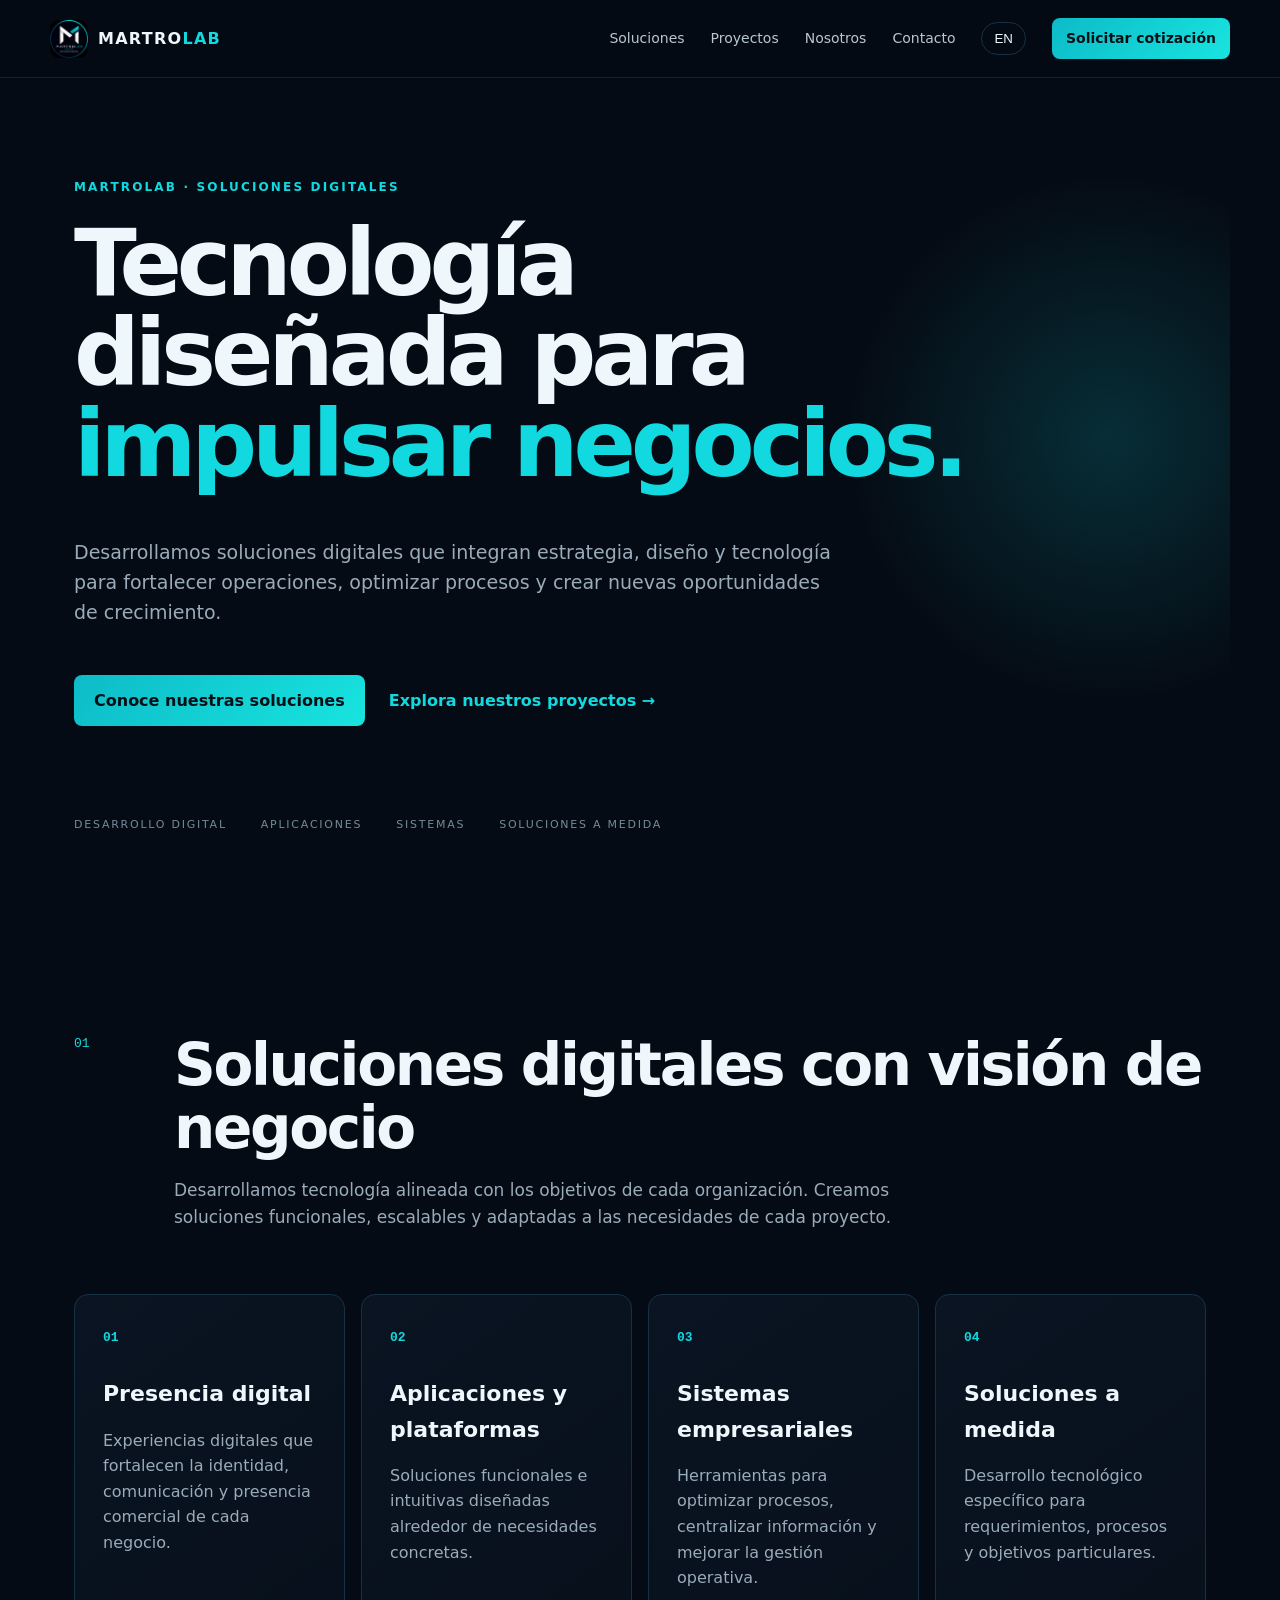
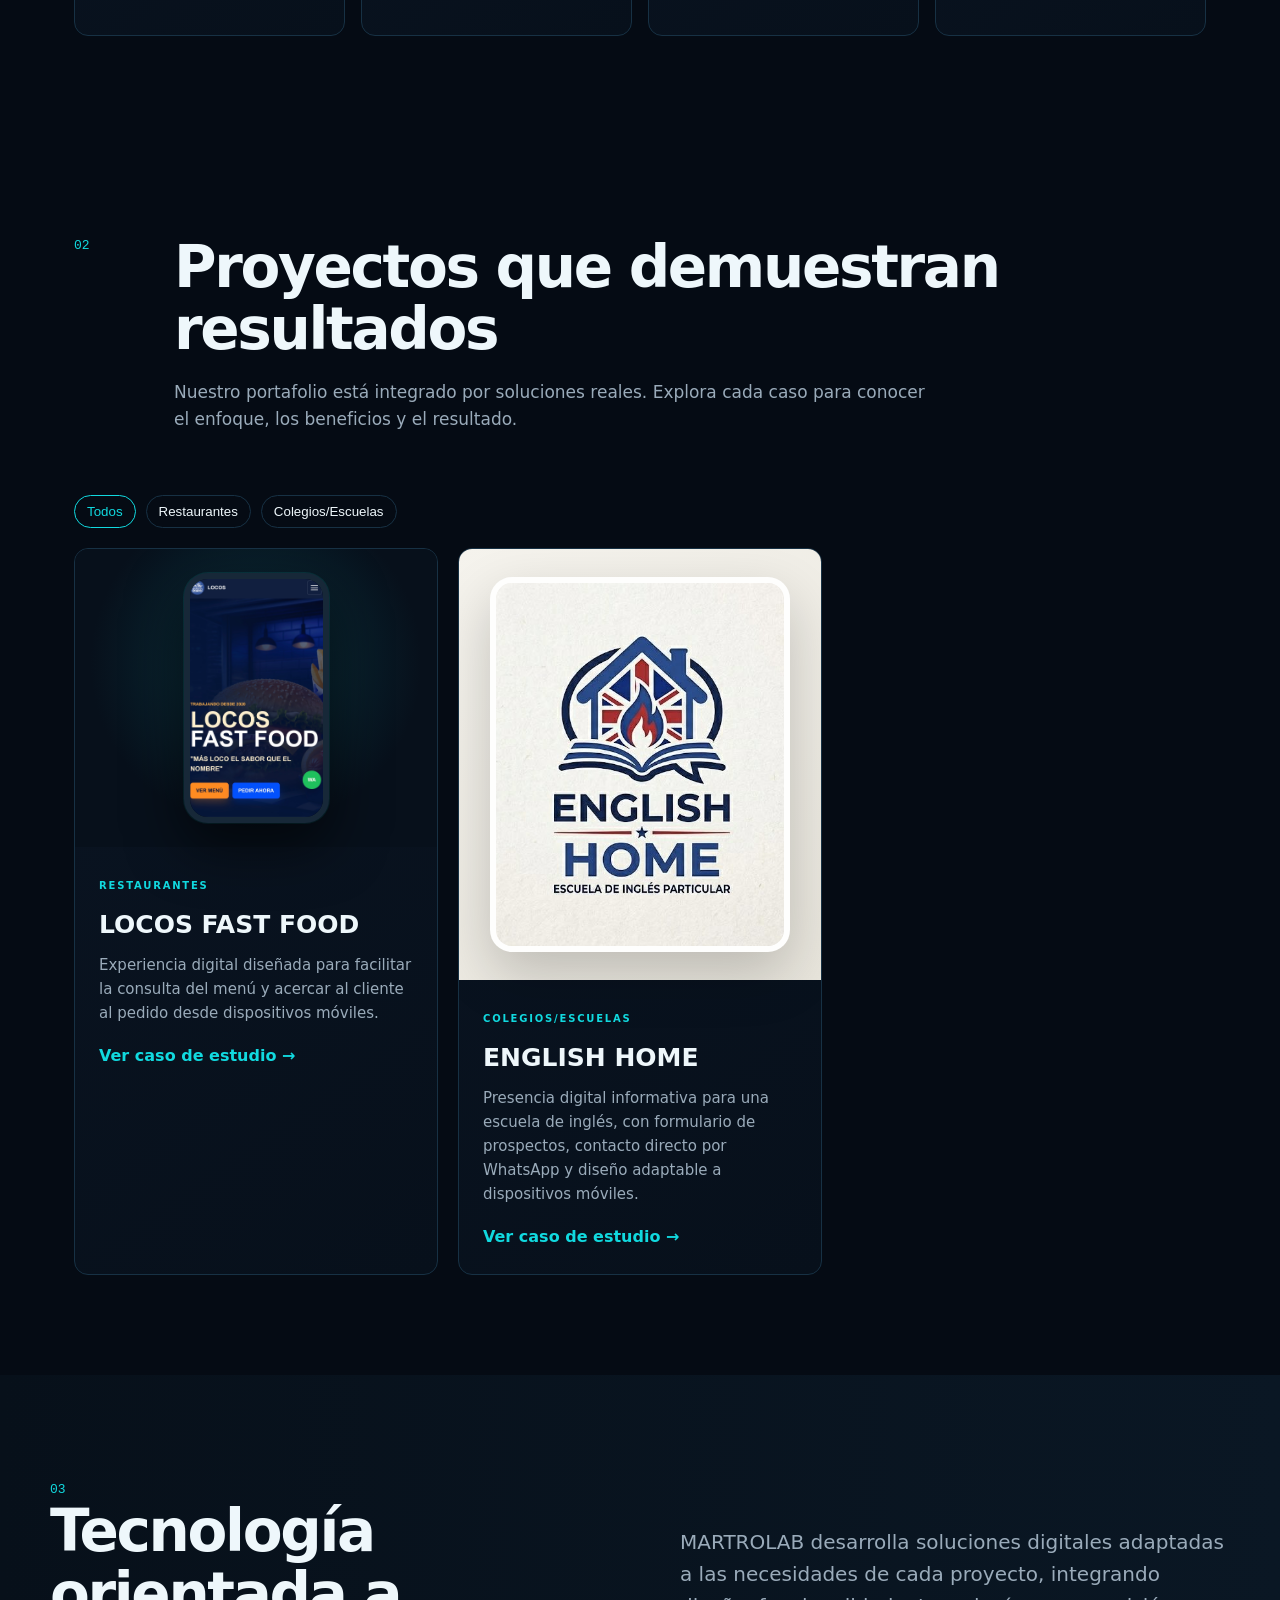
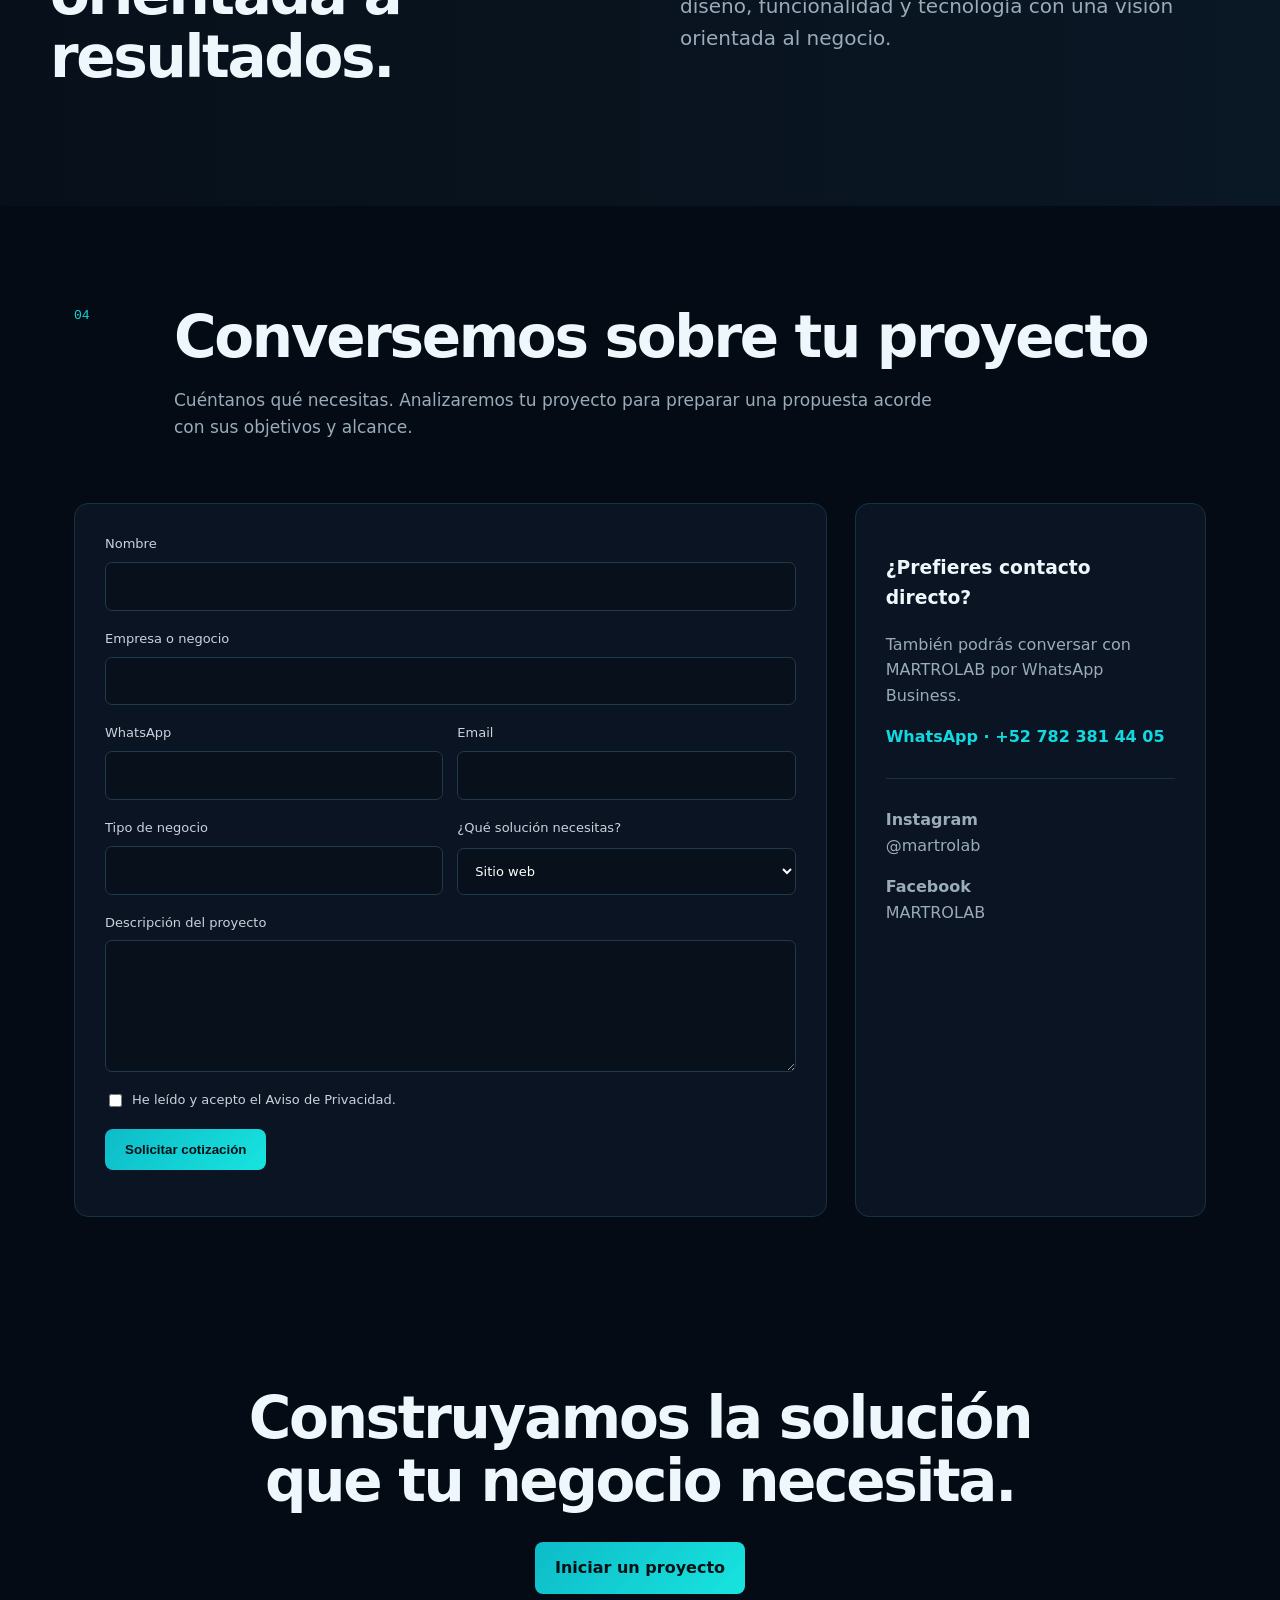
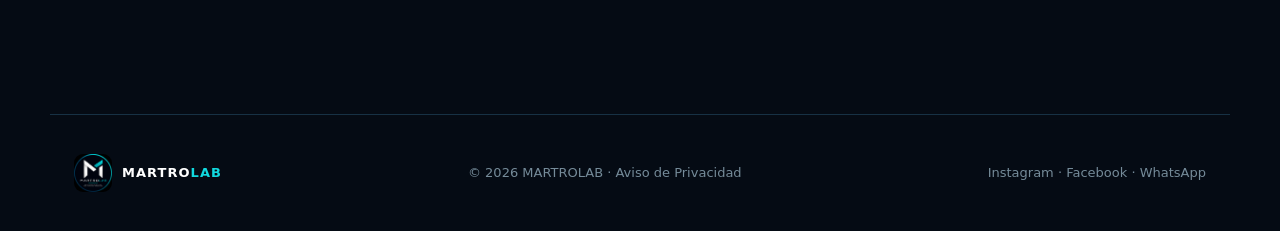
<file: index.html>
<!doctype html><html lang="es"><head><meta charset="utf-8"><meta name="viewport" content="width=device-width,initial-scale=1"><meta name="theme-color" content="#07111f"><meta name="description" content="MARTROLAB desarrolla soluciones digitales con visión de negocio: presencia digital, aplicaciones, sistemas y desarrollo a medida."><meta property="og:title" content="MARTROLAB | Soluciones Digitales"><meta property="og:description" content="Tecnología diseñada para impulsar negocios."><meta property="og:image" content="assets/martrolab-brand.png"><title>MARTROLAB | Soluciones Digitales</title><link rel="icon" href="assets/martrolab-icon.png"><link rel="stylesheet" href="styles.css"></head><body>
<header><a class="brand" href="#inicio"><img src="assets/martrolab-icon.png" alt="MARTROLAB"><span>MARTRO<b>LAB</b></span></a><button class="menu" aria-label="Menú">☰</button><nav><a href="#soluciones" data-i18n="navSolutions">Soluciones</a><a href="#proyectos" data-i18n="navProjects">Proyectos</a><a href="#nosotros" data-i18n="navAbout">Nosotros</a><a href="#contacto" data-i18n="navContact">Contacto</a><button id="lang">EN</button><a class="btn small" href="#cotizar" data-i18n="quote">Solicitar cotización</a></nav></header>
<main><section id="inicio" class="hero"><div class="glow"></div><div class="eyebrow" data-i18n="eyebrow">MARTROLAB · SOLUCIONES DIGITALES</div><h1 data-i18n="heroTitle">Tecnología diseñada para <em>impulsar negocios.</em></h1><p data-i18n="heroText">Desarrollamos soluciones digitales que integran estrategia, diseño y tecnología para fortalecer operaciones, optimizar procesos y crear nuevas oportunidades de crecimiento.</p><div class="actions"><a class="btn" href="#soluciones" data-i18n="discover">Conoce nuestras soluciones</a><a class="ghost" href="#proyectos" data-i18n="explore">Explora nuestros proyectos →</a></div><div class="capabilities"><span data-i18n="cap1">DESARROLLO DIGITAL</span><span data-i18n="cap2">APLICACIONES</span><span data-i18n="cap3">SISTEMAS</span><span data-i18n="cap4">SOLUCIONES A MEDIDA</span></div></section>
<section id="soluciones"><div class="section-head"><span>01</span><div><h2 data-i18n="solutionsTitle">Soluciones digitales con visión de negocio</h2><p data-i18n="solutionsIntro">Desarrollamos tecnología alineada con los objetivos de cada organización. Creamos soluciones funcionales, escalables y adaptadas a las necesidades de cada proyecto.</p></div></div><div class="grid four"><article><b>01</b><h3 data-i18n="s1">Presencia digital</h3><p data-i18n="s1p">Experiencias digitales que fortalecen la identidad, comunicación y presencia comercial de cada negocio.</p></article><article><b>02</b><h3 data-i18n="s2">Aplicaciones y plataformas</h3><p data-i18n="s2p">Soluciones funcionales e intuitivas diseñadas alrededor de necesidades concretas.</p></article><article><b>03</b><h3 data-i18n="s3">Sistemas empresariales</h3><p data-i18n="s3p">Herramientas para optimizar procesos, centralizar información y mejorar la gestión operativa.</p></article><article><b>04</b><h3 data-i18n="s4">Soluciones a medida</h3><p data-i18n="s4p">Desarrollo tecnológico específico para requerimientos, procesos y objetivos particulares.</p></article></div></section>
<section id="proyectos"><div class="section-head"><span>02</span><div><h2 data-i18n="projectsTitle">Proyectos que demuestran resultados</h2><p data-i18n="projectsIntro">Nuestro portafolio está integrado por soluciones reales. Explora cada caso para conocer el enfoque, los beneficios y el resultado.</p></div></div><div class="filters" aria-label="Filtrar proyectos">
<button class="active" data-filter="all" data-i18n="filterAll">Todos</button>
<button data-filter="restaurants" data-i18n="filterRestaurants">Restaurantes</button>
<button data-filter="schools" data-i18n="filterSchools">Colegios/Escuelas</button>
</div><div class="project-grid"><article class="project-card" data-category="restaurants"><a class="project-thumb" href="case-locos.html" aria-label="LOCOS FAST FOOD"><div class="phone mini project-screenshot"><img src="assets/locos-fast-food-preview.jpg" alt="Vista móvil del sitio web de LOCOS FAST FOOD"></div></a><div class="project-card-copy"><span class="tag" data-i18n="locosTag">RESTAURANTES</span><h3>LOCOS FAST FOOD</h3><p data-i18n="locosShort">Experiencia digital diseñada para facilitar la consulta del menú y acercar al cliente al pedido desde dispositivos móviles.</p><a class="ghost" href="case-locos.html" data-i18n="caseArrow">Ver caso de estudio →</a></div></article><article class="project-card" data-category="schools">
<a class="project-thumb english-home-thumb" href="case-english-home.html" aria-label="ENGLISH HOME">
  <div class="english-home-logo-card">
    <img src="assets/english-home-logo.jpg" alt="Logotipo de English Home">
  </div>
</a>
<div class="project-card-copy">
  <span class="tag">COLEGIOS/ESCUELAS</span>
  <h3>ENGLISH HOME</h3>
  <p>Presencia digital informativa para una escuela de inglés, con formulario de prospectos, contacto directo por WhatsApp y diseño adaptable a dispositivos móviles.</p>
  <a class="ghost" href="case-english-home.html">Ver caso de estudio →</a>
</div>
</article></div></section>
<section id="nosotros" class="about"><div><span>03</span><h2 data-i18n="aboutTitle">Tecnología orientada a resultados.</h2></div><p data-i18n="aboutText">MARTROLAB desarrolla soluciones digitales adaptadas a las necesidades de cada proyecto, integrando diseño, funcionalidad y tecnología con una visión orientada al negocio.</p></section>
<section id="cotizar"><div class="section-head"><span>04</span><div><h2 data-i18n="quoteTitle">Conversemos sobre tu proyecto</h2><p data-i18n="quoteIntro">Cuéntanos qué necesitas. Analizaremos tu proyecto para preparar una propuesta acorde con sus objetivos y alcance.</p></div></div><div class="contact-grid"><form id="quoteForm"><label><span data-i18n="name">Nombre</span><input name="name" required></label><label><span data-i18n="business">Empresa o negocio</span><input name="business"></label><div class="two"><label>WhatsApp<input name="whatsapp" required></label><label>Email<input type="email" name="email" required></label></div><div class="two"><label><span data-i18n="sector">Tipo de negocio</span><input name="sector"></label><label><span data-i18n="need">¿Qué solución necesitas?</span><select name="solution"><option data-i18n="optWeb">Sitio web</option><option data-i18n="optApp">Aplicación</option><option data-i18n="optSystem">Sistema para mi negocio</option><option data-i18n="optCustom">Solución personalizada</option><option data-i18n="optUnsure">No estoy seguro</option></select></label></div><label><span data-i18n="description">Descripción del proyecto</span><textarea name="description" rows="5" required></textarea></label><label class="check"><input type="checkbox" required><span data-i18n="privacy">He leído y acepto el Aviso de Privacidad.</span></label><button class="btn" type="submit" data-i18n="send">Solicitar cotización</button><p id="formMsg" class="form-msg"></p></form><aside><h3 data-i18n="direct">¿Prefieres contacto directo?</h3><p data-i18n="directText">También podrás conversar con MARTROLAB por WhatsApp Business.</p><a class="ghost contact-link" href="https://wa.me/527823814405?text=Hola%20MartroLab,%20me%20interesa%20conocer%20sus%20servicios." target="_blank" rel="noopener noreferrer">WhatsApp · +52 782 381 44 05</a><hr><p><b>Instagram</b><br><a class="contact-social" href="https://www.instagram.com/martrolab/" target="_blank" rel="noopener noreferrer">@martrolab</a></p><p><b>Facebook</b><br><a class="contact-social" href="https://www.facebook.com/share/1DWdt7jscD/?mibextid=wwXIfr" target="_blank" rel="noopener noreferrer">MARTROLAB</a></p></aside></div></section>
<section id="contacto" class="cta"><h2 data-i18n="cta">Construyamos la solución que tu negocio necesita.</h2><a class="btn" href="#cotizar" data-i18n="start">Iniciar un proyecto</a></section></main>
<footer><div class="brand"><img src="assets/martrolab-icon.png" alt=""><span>MARTRO<b>LAB</b></span></div><p>© 2026 MARTROLAB · <a href="privacy.html" data-i18n="privacyLink">Aviso de Privacidad</a></p><p><a class="footer-social" href="https://www.instagram.com/martrolab/" target="_blank" rel="noopener noreferrer">Instagram</a> · <a class="footer-social" href="https://www.facebook.com/share/1DWdt7jscD/?mibextid=wwXIfr" target="_blank" rel="noopener noreferrer">Facebook</a> · <a class="footer-social" href="https://wa.me/527823814405?text=Hola%20MartroLab,%20me%20interesa%20conocer%20sus%20servicios." target="_blank" rel="noopener noreferrer">WhatsApp</a></p></footer><script src="script.js"></script></body></html>
</file>
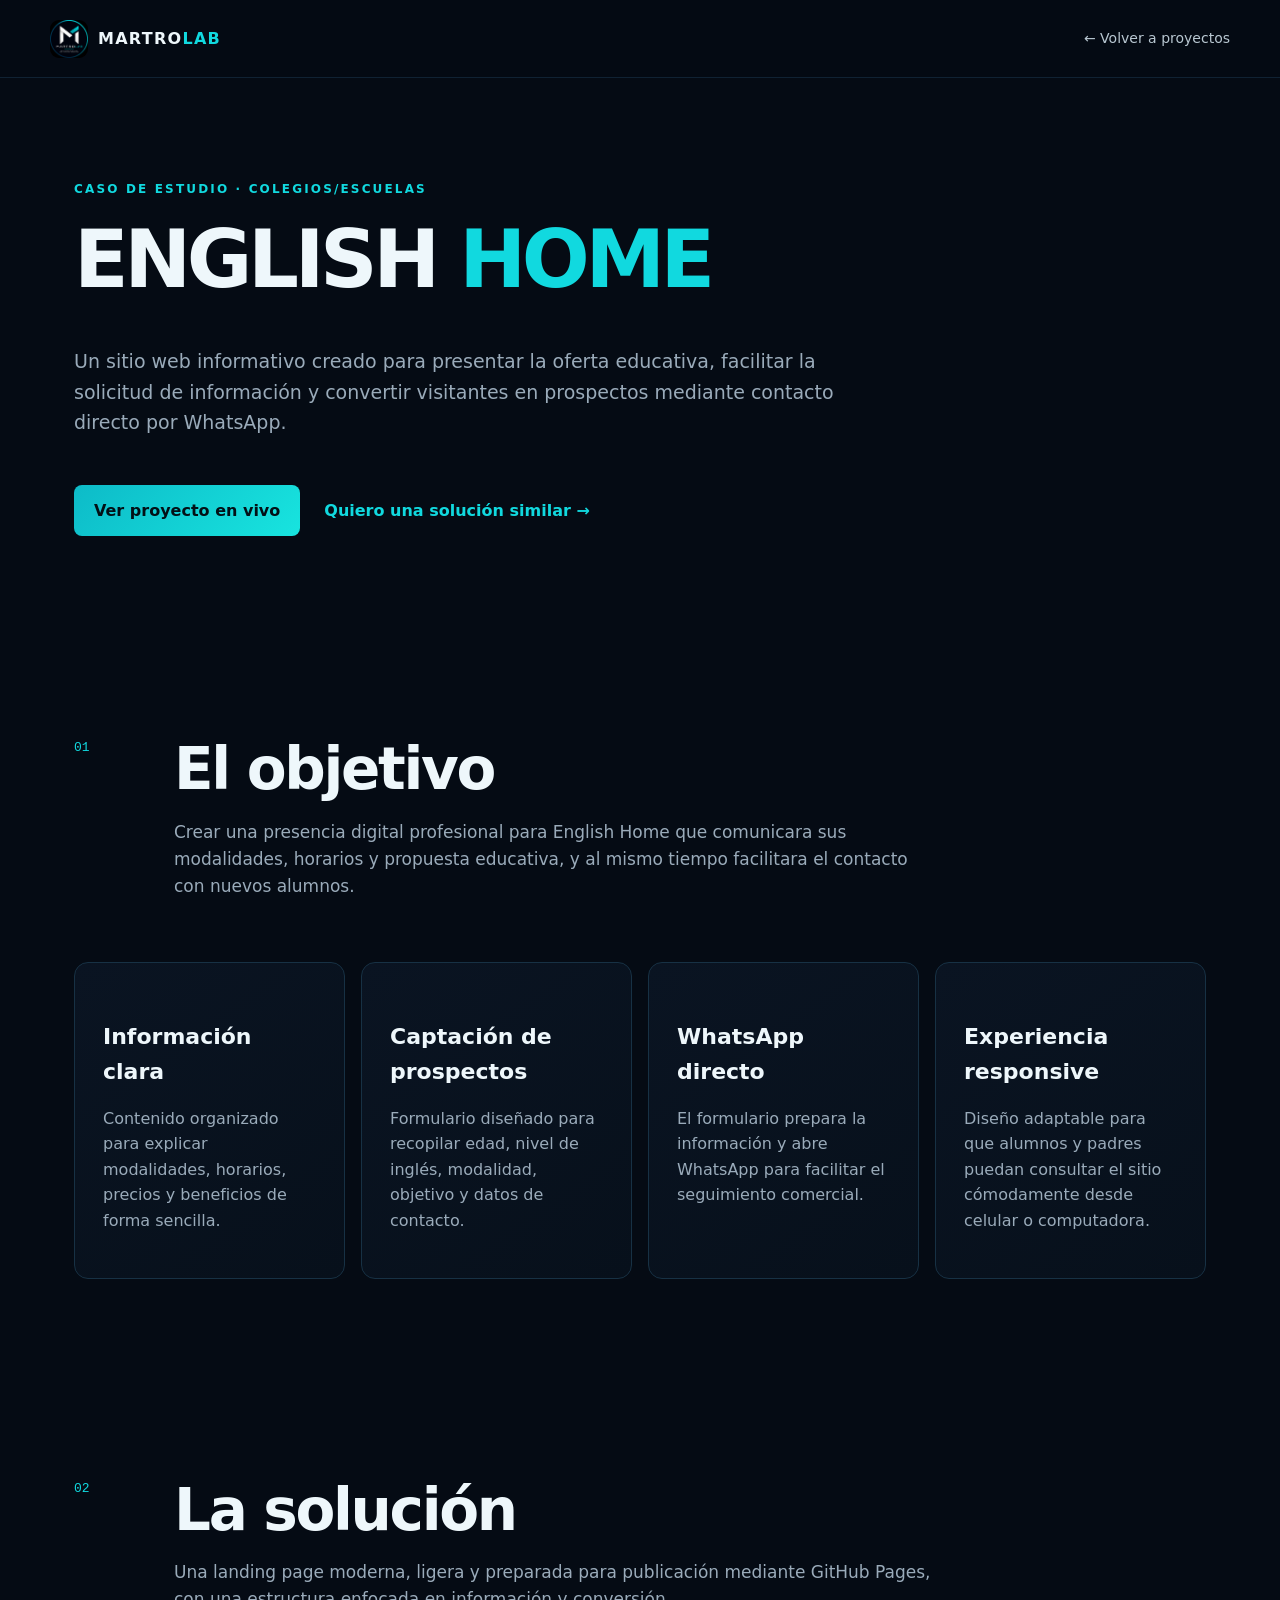
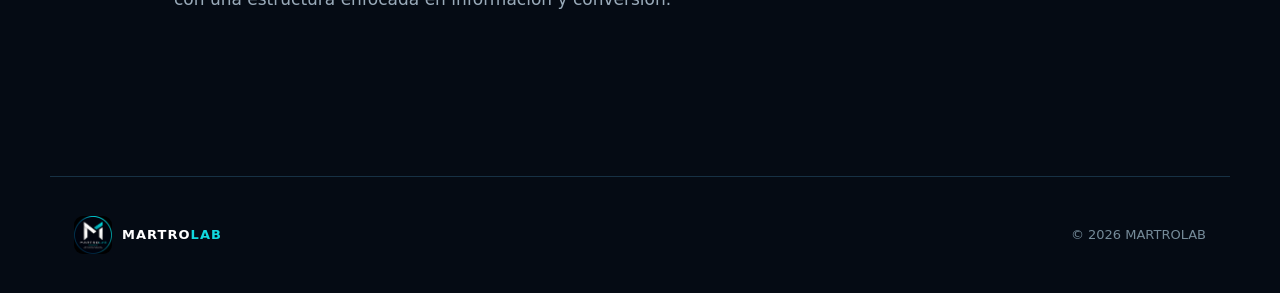
<file: case-english-home.html>
<!doctype html><html lang="es"><head><meta charset="utf-8"><meta name="viewport" content="width=device-width,initial-scale=1"><title>ENGLISH HOME | Caso MARTROLAB</title><link rel="stylesheet" href="styles.css"></head><body>
<header><a class="brand" href="index.html"><img src="assets/martrolab-icon.png"><span>MARTRO<b>LAB</b></span></a><nav><a href="index.html#proyectos">← Volver a proyectos</a></nav></header>
<main>
<section class="hero" style="min-height:560px">
<div class="eyebrow">CASO DE ESTUDIO · COLEGIOS/ESCUELAS</div>
<h1 style="font-size:clamp(48px,7vw,80px)">ENGLISH <em>HOME</em></h1>
<p>Un sitio web informativo creado para presentar la oferta educativa, facilitar la solicitud de información y convertir visitantes en prospectos mediante contacto directo por WhatsApp.</p>
<div class="actions"><a class="btn" href="https://martrolab.github.io/english-home/" target="_blank" rel="noopener">Ver proyecto en vivo</a><a class="ghost" href="index.html#cotizar">Quiero una solución similar →</a></div>
</section>
<section>
<div class="section-head"><span>01</span><div><h2>El objetivo</h2><p>Crear una presencia digital profesional para English Home que comunicara sus modalidades, horarios y propuesta educativa, y al mismo tiempo facilitara el contacto con nuevos alumnos.</p></div></div>
<div class="grid four">
<article><h3>Información clara</h3><p>Contenido organizado para explicar modalidades, horarios, precios y beneficios de forma sencilla.</p></article>
<article><h3>Captación de prospectos</h3><p>Formulario diseñado para recopilar edad, nivel de inglés, modalidad, objetivo y datos de contacto.</p></article>
<article><h3>WhatsApp directo</h3><p>El formulario prepara la información y abre WhatsApp para facilitar el seguimiento comercial.</p></article>
<article><h3>Experiencia responsive</h3><p>Diseño adaptable para que alumnos y padres puedan consultar el sitio cómodamente desde celular o computadora.</p></article>
</div>
</section>
<section>
<div class="section-head"><span>02</span><div><h2>La solución</h2><p>Una landing page moderna, ligera y preparada para publicación mediante GitHub Pages, con una estructura enfocada en información y conversión.</p></div></div>
</section>
</main>
<footer><div class="brand"><img src="assets/martrolab-icon.png"><span>MARTRO<b>LAB</b></span></div><p>© 2026 MARTROLAB</p></footer>
</body></html>
</file>
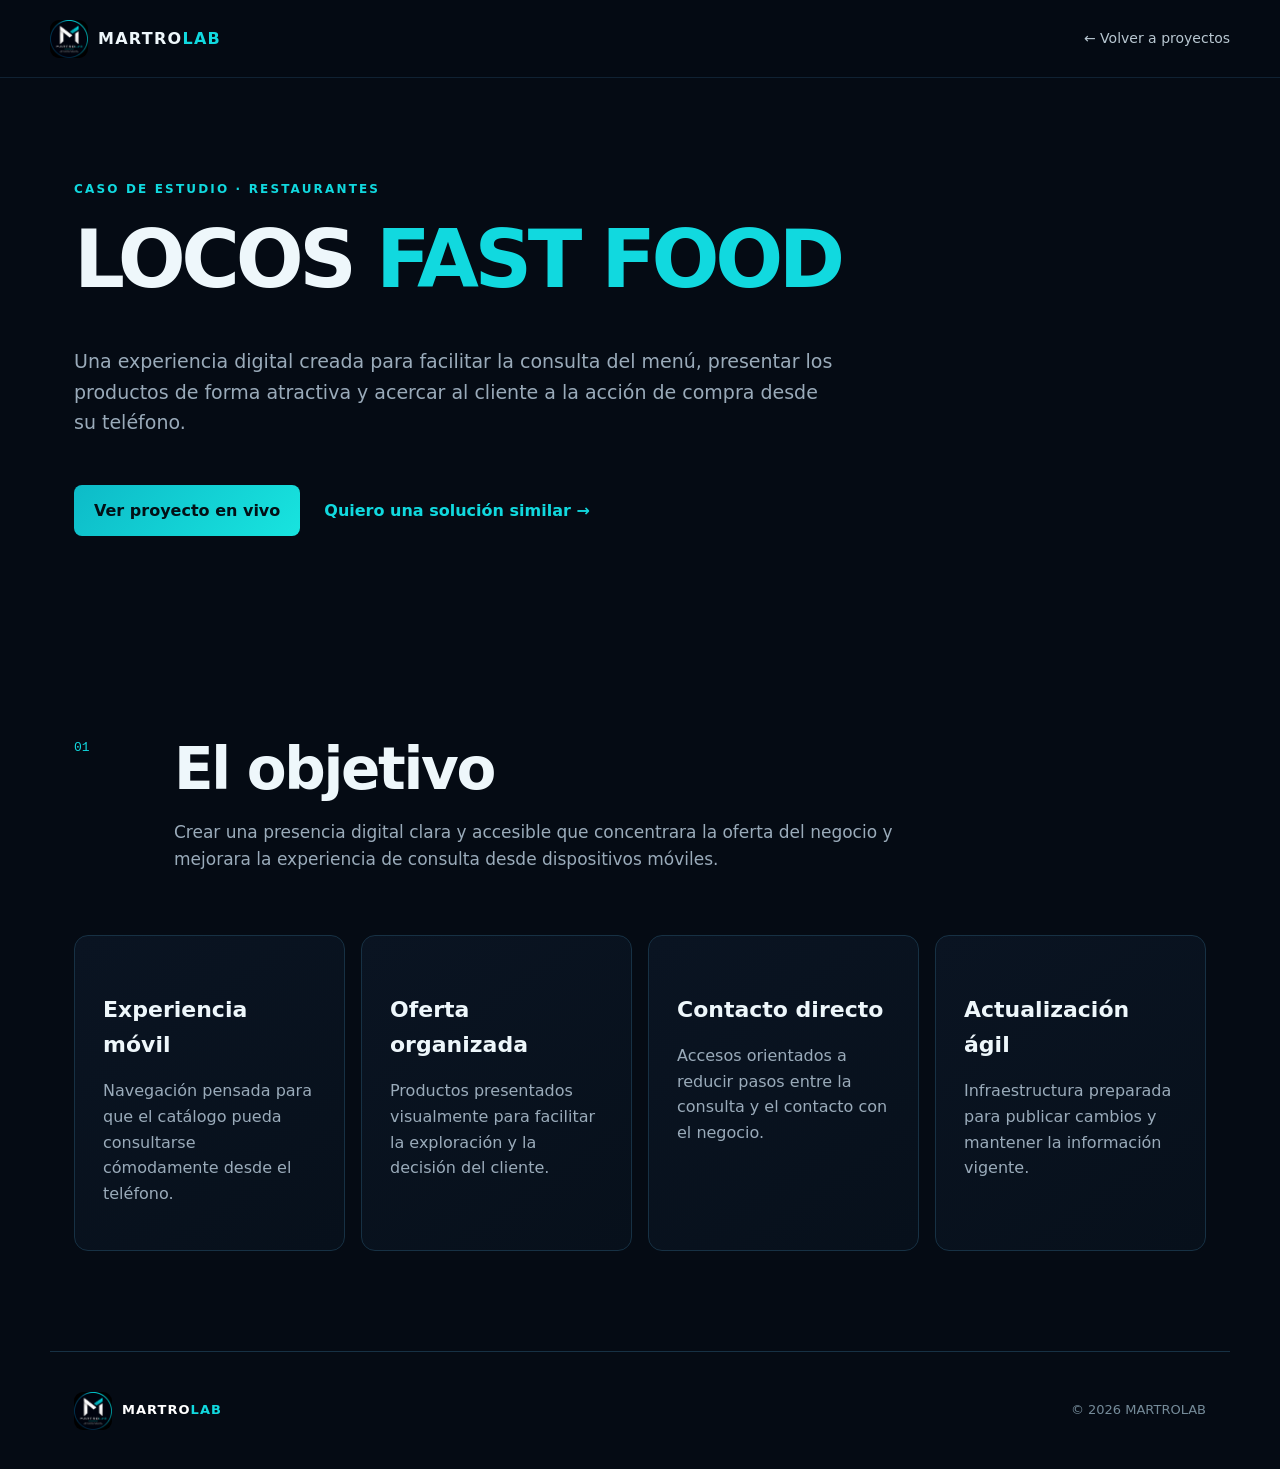
<file: case-locos.html>
<!doctype html><html lang="es"><head><meta charset="utf-8"><meta name="viewport" content="width=device-width,initial-scale=1"><title>LOCOS FAST FOOD | Caso MARTROLAB</title><link rel="stylesheet" href="styles.css"></head><body><header><a class="brand" href="index.html"><img src="assets/martrolab-icon.png"><span>MARTRO<b>LAB</b></span></a><nav><a href="index.html#proyectos">← Volver a proyectos</a></nav></header><main><section class="hero" style="min-height:560px"><div class="eyebrow">CASO DE ESTUDIO · RESTAURANTES</div><h1 style="font-size:clamp(48px,7vw,80px)">LOCOS <em>FAST FOOD</em></h1><p>Una experiencia digital creada para facilitar la consulta del menú, presentar los productos de forma atractiva y acercar al cliente a la acción de compra desde su teléfono.</p><div class="actions"><a class="btn" href="https://martrolab.github.io/locos/" target="_blank" rel="noopener">Ver proyecto en vivo</a><a class="ghost" href="index.html#cotizar">Quiero una solución similar →</a></div></section><section><div class="section-head"><span>01</span><div><h2>El objetivo</h2><p>Crear una presencia digital clara y accesible que concentrara la oferta del negocio y mejorara la experiencia de consulta desde dispositivos móviles.</p></div></div><div class="grid four"><article><h3>Experiencia móvil</h3><p>Navegación pensada para que el catálogo pueda consultarse cómodamente desde el teléfono.</p></article><article><h3>Oferta organizada</h3><p>Productos presentados visualmente para facilitar la exploración y la decisión del cliente.</p></article><article><h3>Contacto directo</h3><p>Accesos orientados a reducir pasos entre la consulta y el contacto con el negocio.</p></article><article><h3>Actualización ágil</h3><p>Infraestructura preparada para publicar cambios y mantener la información vigente.</p></article></div></section></main><footer><div class="brand"><img src="assets/martrolab-icon.png"><span>MARTRO<b>LAB</b></span></div><p>© 2026 MARTROLAB</p></footer></body></html>
</file>
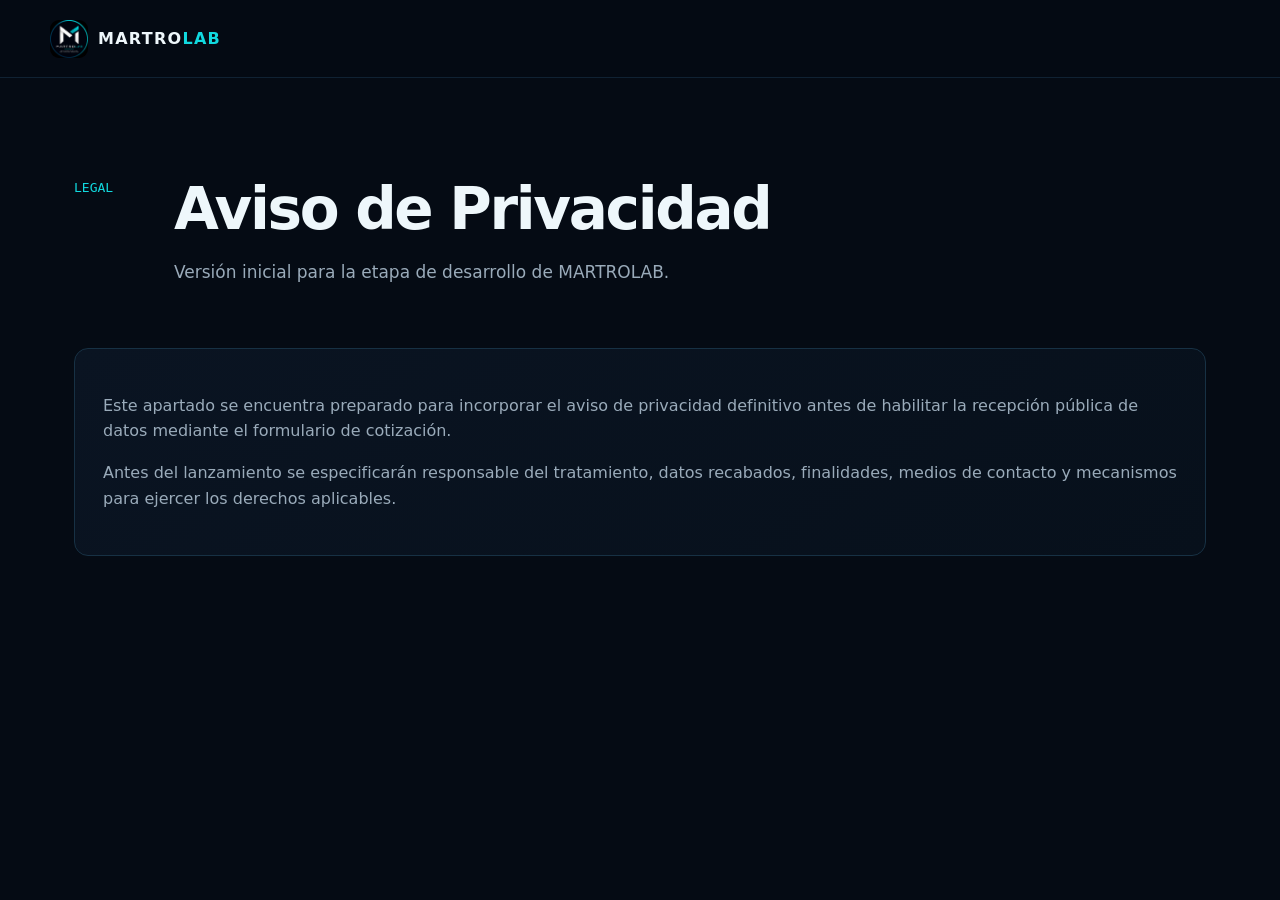
<file: privacy.html>
<!doctype html><html lang="es"><head><meta charset="utf-8"><meta name="viewport" content="width=device-width,initial-scale=1"><title>Aviso de Privacidad | MARTROLAB</title><link rel="stylesheet" href="styles.css"></head><body><header><a class="brand" href="index.html"><img src="assets/martrolab-icon.png"><span>MARTRO<b>LAB</b></span></a></header><main><section><div class="section-head"><span>LEGAL</span><div><h2>Aviso de Privacidad</h2><p>Versión inicial para la etapa de desarrollo de MARTROLAB.</p></div></div><article><p>Este apartado se encuentra preparado para incorporar el aviso de privacidad definitivo antes de habilitar la recepción pública de datos mediante el formulario de cotización.</p><p>Antes del lanzamiento se especificarán responsable del tratamiento, datos recabados, finalidades, medios de contacto y mecanismos para ejercer los derechos aplicables.</p></article></section></main></body></html>
</file>
<file: styles.css>
:root{--bg:#050b14;--panel:#0a1422;--panel2:#0d1928;--text:#eef7fb;--muted:#9aabba;--cyan:#11d9df;--line:#173144;--max:1180px}*{box-sizing:border-box}html{scroll-behavior:smooth}body{margin:0;background:var(--bg);color:var(--text);font-family:Inter,ui-sans-serif,system-ui,-apple-system,BlinkMacSystemFont,"Segoe UI",sans-serif;line-height:1.6}a{color:inherit;text-decoration:none}header{height:78px;position:sticky;top:0;z-index:20;display:flex;align-items:center;justify-content:space-between;padding:0 max(24px,calc((100vw - var(--max))/2));background:rgba(5,11,20,.88);backdrop-filter:blur(18px);border-bottom:1px solid #102233}.brand{display:flex;align-items:center;gap:10px;font-weight:800;letter-spacing:.08em}.brand img{width:38px;height:38px;border-radius:9px;object-fit:cover}.brand b{color:var(--cyan)}nav{display:flex;gap:26px;align-items:center;font-size:14px}nav>a:not(.btn){color:#b8c7d1}#lang,.filters button{background:none;border:1px solid var(--line);color:var(--text);padding:8px 12px;border-radius:999px}.menu{display:none;background:none;border:0;color:white;font-size:24px}.btn{display:inline-flex;align-items:center;justify-content:center;background:linear-gradient(135deg,#0dbbc8,#18e4df);color:#031016;font-weight:800;padding:13px 20px;border-radius:8px;border:0;cursor:pointer}.small{padding:9px 14px}.ghost{color:var(--cyan);font-weight:700}.disabled{opacity:.45;pointer-events:none}main>section{max-width:var(--max);margin:auto;padding:100px 24px}.hero{min-height:760px;display:flex;flex-direction:column;justify-content:center;position:relative;overflow:hidden}.glow{position:absolute;width:600px;height:600px;right:-180px;top:60px;background:radial-gradient(circle,rgba(17,217,223,.17),transparent 62%);pointer-events:none}.eyebrow,.tag{font-size:12px;letter-spacing:.18em;color:var(--cyan);font-weight:800}.hero h1{font-size:clamp(50px,7.2vw,92px);line-height:.98;letter-spacing:-.055em;max-width:900px;margin:22px 0 28px}.hero h1 em{font-style:normal;color:var(--cyan)}.hero>p{max-width:760px;font-size:19px;color:var(--muted)}.actions{display:flex;gap:24px;align-items:center;margin-top:28px}.capabilities{display:flex;gap:34px;flex-wrap:wrap;margin-top:90px;color:#758b99;font-size:11px;letter-spacing:.16em}.section-head{display:grid;grid-template-columns:80px 1fr;gap:20px;margin-bottom:45px}.section-head>span,.about>div>span{color:var(--cyan);font-family:monospace}.section-head h2,.about h2,.cta h2{font-size:clamp(34px,5vw,58px);line-height:1.08;letter-spacing:-.04em;margin:0 0 18px}.section-head p{max-width:760px;color:var(--muted);font-size:17px}.grid{display:grid;gap:16px}.four{grid-template-columns:repeat(4,1fr)}article{background:linear-gradient(145deg,var(--panel),#07101b);border:1px solid var(--line);border-radius:14px;padding:28px}article>b{color:var(--cyan);font-family:monospace}article h3{font-size:22px;margin:28px 0 10px}article p{color:var(--muted)}.filters{display:flex;gap:10px;margin-bottom:20px}.filters .active{border-color:var(--cyan);color:var(--cyan)}.project{display:grid;grid-template-columns:.9fr 1.1fr;padding:0;overflow:hidden}.project-visual{min-height:480px;background:radial-gradient(circle at 50% 40%,#0b5360,#07101b 58%);display:grid;place-items:center}.phone{width:220px;height:410px;border:8px solid #172838;border-radius:34px;background:linear-gradient(#15100b,#27190d);box-shadow:0 25px 70px #0008;display:flex;flex-direction:column;align-items:center;justify-content:center;color:#ffd166}.phone div{font-size:42px;font-weight:900}.phone strong{font-size:20px;color:white}.phone small{margin-top:70px;color:#d8b47b}.project-copy{padding:54px}.project-copy h3{font-size:40px;margin:12px 0}.benefits{display:grid;gap:10px;margin:25px 0}.benefits span{color:var(--cyan)}.benefits i{font-style:normal;color:#c7d4dc}.about{display:grid;grid-template-columns:1fr 1fr;gap:80px;background:linear-gradient(90deg,#07101a,#0a1724);max-width:none!important;padding-left:max(24px,calc((100vw - var(--max))/2))!important;padding-right:max(24px,calc((100vw - var(--max))/2))!important}.about p{font-size:20px;color:var(--muted);align-self:center}.contact-grid{display:grid;grid-template-columns:1.5fr .7fr;gap:28px}form,aside{background:var(--panel);border:1px solid var(--line);border-radius:14px;padding:30px}label{display:grid;gap:7px;margin-bottom:18px;color:#c8d4dc;font-size:13px}.two{display:grid;grid-template-columns:1fr 1fr;gap:14px}input,select,textarea{width:100%;background:#07101b;border:1px solid #20394c;color:white;padding:13px;border-radius:7px;font:inherit}textarea{resize:vertical}.check{display:flex;grid-template-columns:auto 1fr;align-items:center}.check input{width:auto}.form-msg{color:var(--cyan)}aside p{color:var(--muted)}aside hr{border:0;border-top:1px solid var(--line);margin:28px 0}.cta{text-align:center;padding-top:70px!important;padding-bottom:120px!important}.cta h2{max-width:800px;margin:0 auto 30px}footer{max-width:var(--max);margin:auto;padding:35px 24px;border-top:1px solid var(--line);display:flex;align-items:center;justify-content:space-between;color:#758b99;font-size:13px}footer .brand{color:white}@media(max-width:850px){header{height:68px}.menu{display:block}nav{display:none;position:absolute;top:68px;left:0;right:0;background:#07101b;padding:25px;flex-direction:column;align-items:stretch;border-bottom:1px solid var(--line)}nav.open{display:flex}.four{grid-template-columns:1fr 1fr}.project,.about,.contact-grid{grid-template-columns:1fr}.about{gap:20px}.project-copy{padding:30px}.section-head{grid-template-columns:1fr}.section-head>span{margin-bottom:-10px}.hero{min-height:690px}.capabilities{margin-top:65px}}@media(max-width:560px){main>section{padding:75px 18px}.hero h1{font-size:50px}.hero>p{font-size:16px}.actions{align-items:flex-start;flex-direction:column}.four,.two{grid-template-columns:1fr}.project-visual{min-height:400px}.phone{transform:scale(.86)}footer{flex-direction:column;gap:15px;text-align:center}}

/* Compact portfolio cards */
.project-grid{display:grid;grid-template-columns:repeat(3,minmax(0,1fr));gap:20px}.project-card{padding:0;overflow:hidden;transition:transform .2s ease,border-color .2s ease}.project-card:hover{transform:translateY(-4px);border-color:#24536a}.project-thumb{min-height:285px;background:radial-gradient(circle at 50% 40%,#0b5360,#07101b 62%);display:grid;place-items:center;padding:24px}.phone.mini{width:145px;height:250px;border-width:6px;border-radius:24px}.phone.mini div{font-size:27px}.phone.mini strong{font-size:13px}.phone.mini small{margin-top:38px;font-size:10px}.project-card-copy{padding:24px}.project-card-copy h3{font-size:25px;margin:8px 0 8px}.project-card-copy p{margin:0 0 18px;font-size:15px}.project-card-copy .tag{font-size:10px}@media(max-width:850px){.project-grid{grid-template-columns:repeat(2,minmax(0,1fr))}}@media(max-width:560px){.project-grid{grid-template-columns:1fr}.project-thumb{min-height:240px}}

/* MARTROLAB v1.2 — real project preview */
.project-thumb{background:radial-gradient(circle at 50% 38%,rgba(17,217,223,.16),#07101b 64%)}
.phone.project-screenshot{background:#050b14;overflow:hidden;box-shadow:0 22px 55px #0009,0 0 0 1px rgba(17,217,223,.12)}
.phone.project-screenshot img{width:100%;height:100%;display:block;object-fit:cover;object-position:top center}

.project-card[data-category="schools"] .project-thumb{background:radial-gradient(circle at 50% 40%,rgba(17,217,223,.10),#07101b 64%)}

.english-home-thumb{background:linear-gradient(145deg,#f5f3ed,#e8e5dc)!important;padding:28px!important}
.english-home-logo-card{width:100%;max-width:300px;aspect-ratio:4/5;border-radius:22px;overflow:hidden;background:#f7f5ef;box-shadow:0 22px 55px rgba(0,0,0,.20);display:grid;place-items:center;border:6px solid rgba(255,255,255,.9)}
.english-home-logo-card img{width:100%;height:100%;object-fit:cover;display:block}
@media(max-width:560px){.english-home-logo-card{max-width:250px}}

.contact-link{display:inline-block}
.contact-social,.footer-social{color:inherit;text-decoration:none;transition:color .2s ease}
.contact-social:hover,.footer-social:hover{color:#11d9df}
</file>
